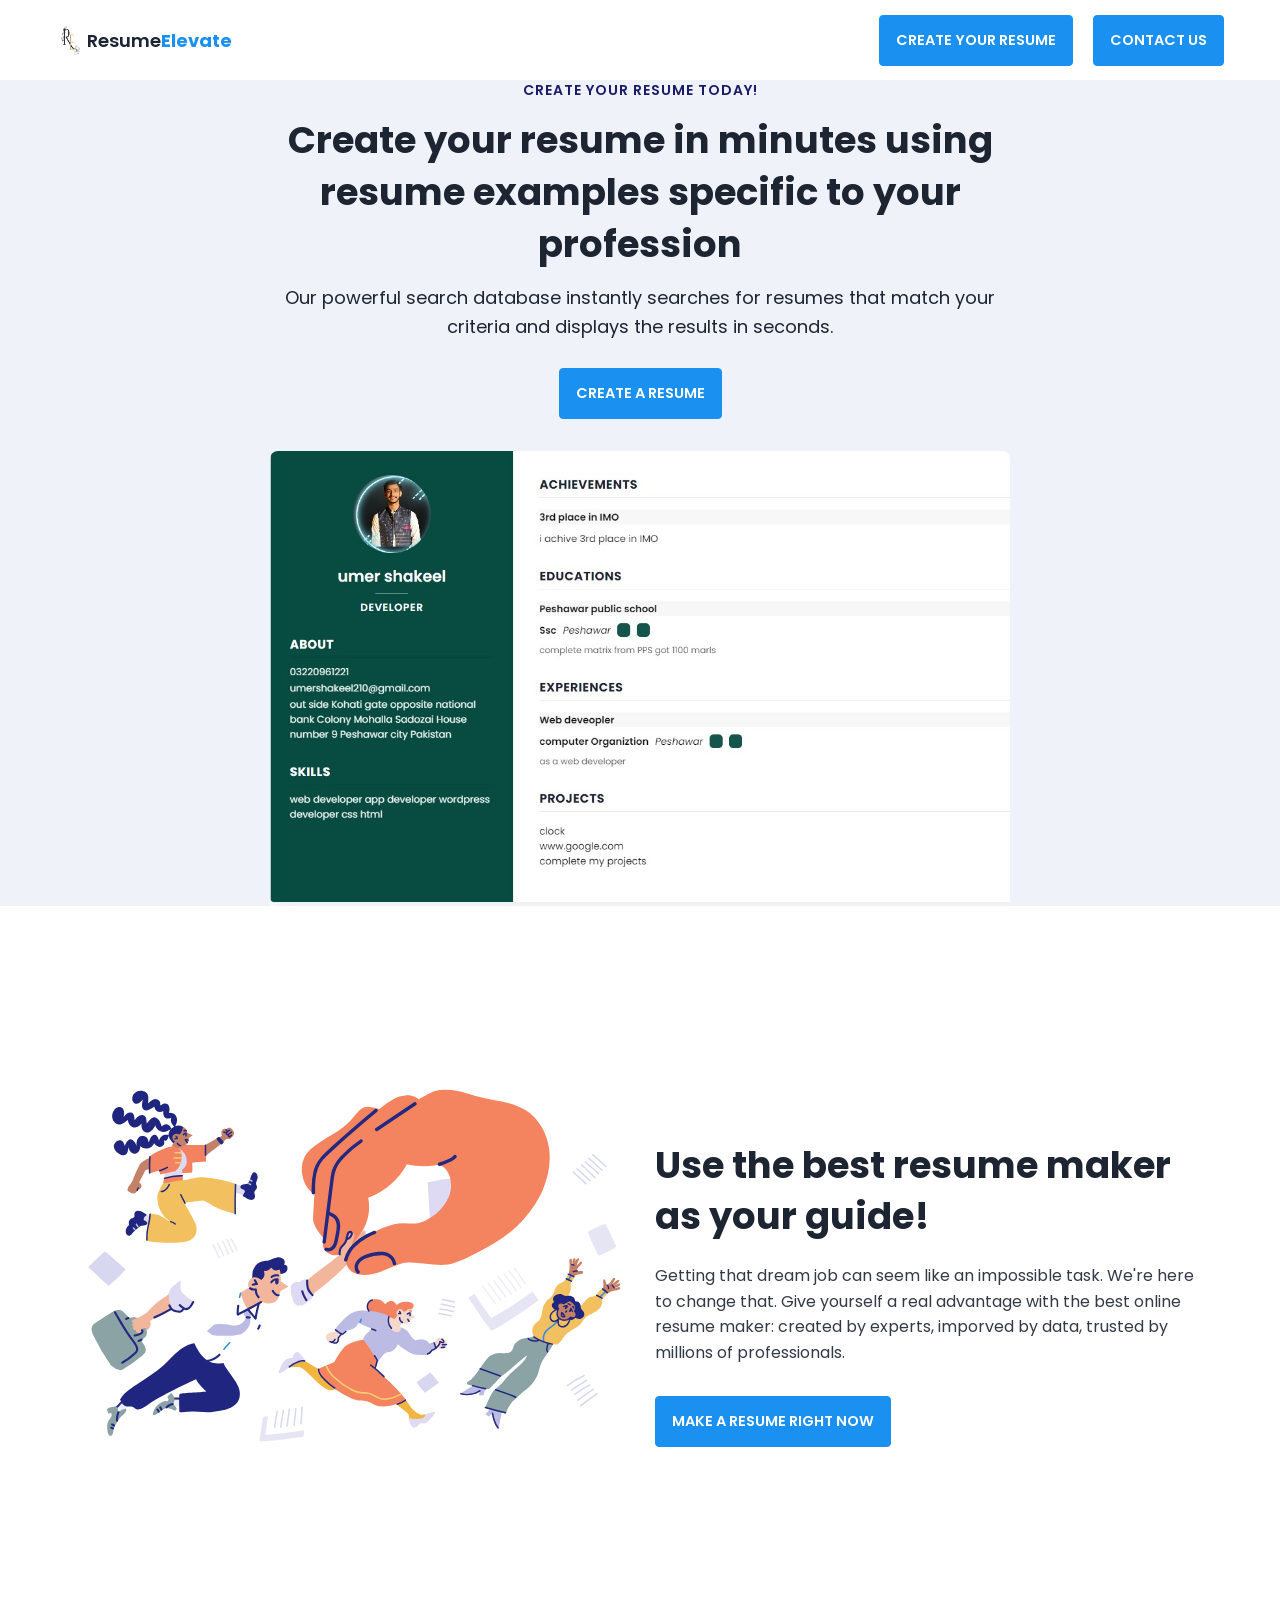
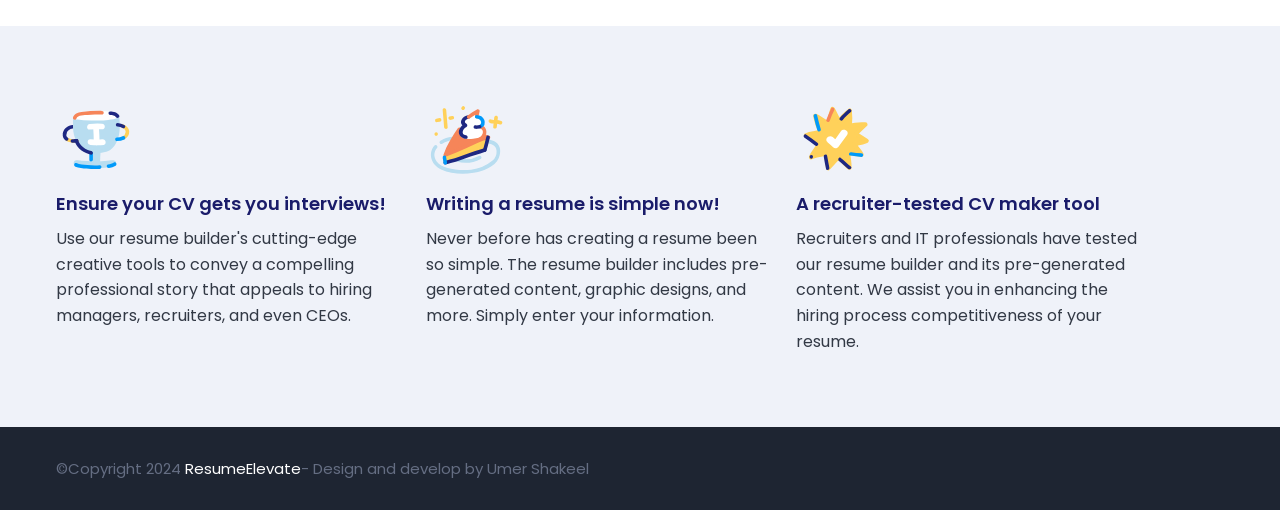
<file: index.html>
<!DOCTYPE html>
<html lang="en">
<head>
    <meta charset="UTF-8">
    <meta name="viewport" content="width=device-width, initial-scale=1.0">
    <title>ResumeElevate </title>
    <link rel="icon" href="Css and js/images/RE.png">
  <link rel="stylesheet" href="style.css">
</head>
<body>
    <nav class="navbar bg-white">
        <div class="container">
            <div class="brand-and-toggler">
                <a href="index.html" class="navbar-brand">
                    <img src="/Css and js/images/RE.png" alt="" class="navbar-brand-icon">
                    <span class="navbar-brand-text">Resume<span>Elevate</span></span>
                </a>
            </div>
            <ul class="navbar-links">
              <li> <a href = "resume.html" class = "btn btn-primary text-uppercase">Create Your Resume</a> </li>
               <li><a href = "contactus.html" class = "btn btn-primary text-uppercase">Contact Us</a></li>
            </ul>
        </div>
    </nav>

<header class = "header bg-bright" id = "header">
    <div class = "container">
        <div class = "header-content text-center">
            <h6 class = "text-uppercase text-blue-dark fs-14 fw-6 ls-1">Create your resume Today!</h6>
            <h1 class = "lg-title">Create your resume in minutes using resume examples specific to your profession</h1>
            <p class = "text-dark fs-18">Our powerful search database instantly searches for resumes that match your criteria and displays the results in seconds.</p>
            <a href = "resume.html" class = "btn btn-primary text-uppercase">create a resume</a>
            <img src = "/Css and js/images/Screenshot 2024-05-28 104455.jpg">
        </div>
    </div>
</header>

<div class="section-one">
    <div class="container">
        <div class = "section-one-content">
            <div class="section-one-l">
                <img src = "Css and js/images/visual-0c7080adf17f1f207276f613447c924f667dab34b7ac415cd7ef653172defd0b.svg">
            </div>
            <div class = "section-one-r text-center">
                <h2 class = "lg-title">Use the best resume maker as your guide!</h2>
                <p class = "text">Getting that dream job can seem like an impossible task. We're here to change that. Give yourself a real advantage with the best online resume maker: created by experts, imporved by data, trusted by millions of professionals.</p>
                <div class = "btn-group">
                    <a href = "resume.html" class = "btn btn-primary text-uppercase">Make a resume right now</a>
                </div>
            </div>
        </div>
    </div>
</div>

<div class = "section-two bg-bright">
    <div class="container">
        <div class="section-two-content">
            <div class = "section-items">
                <div class = "section-item">
                    <div class = "section-item-icon">
                        <img src = "Css and js/images/feature-1-edf4481d69166ac81917d1e40e6597c8d61aa970ad44367ce78049bf830fbda5.svg" alt = "">
                    </div>
                    <h5 class = "section-item-title">Ensure your CV gets you interviews!</h5>
                    <p class = "text">Use our resume builder's cutting-edge creative tools to convey a compelling professional story that appeals to hiring managers, recruiters, and even CEOs.</p>
                </div>

                <div class = "section-item">
                    <div class = "section-item-icon">
                        <img src = "Css and js/images/feature-2-a7a471bd973c02a55d1b3f8aff578cd3c9a4c5ac4fc74423d94ecc04aef3492b.svg" alt = "">
                    </div>
                    <h5 class = "section-item-title">Writing a resume is simple now!</h5>
                    <p class = "text">Never before has creating a resume been so simple. The resume builder includes pre-generated content, graphic designs, and more. Simply enter your information.</p>
                </div>

                <div class = "section-item">
                    <div class = "section-item-icon">
                        <img src = "Css and js/images/feature-3-4e87a82f83e260488c36f8105e26f439fdc3ee5009372bb5e12d9421f32eabdd (1).svg" alt = "">
                    </div>
                    <h5 class = "section-item-title">A recruiter-tested CV maker tool</h5>
                    <p class = "text">Recruiters and IT professionals have tested our resume builder and its pre-generated content. We assist you in enhancing the hiring process competitiveness of your resume.</p>
                </div>
            </div>
        </div>
    </div>
</div>

<footer class = "footer bg-dark">
    <div class="container">
        <div class = "footer-content text-center">
            <p class="fs-15">&copy;Copyright 2024  <span>ResumeElevate</span>- Design and develop by Umer Shakeel  </p>
        </div>
    </div>
</footer>



</body>
</html>
</file>
<file: style.css>
@import url('https://fonts.googleapis.com/css2?family=Manrope:wght@200;300;400;500;600;700;800&family=Poppins:ital,wght@0,100;0,200;0,300;0,400;0,500;0,600;0,700;0,800;0,900;1,100;1,200;1,300;1,400;1,500;1,600;1,700;1,800;1,900&display=swap');
:root{
    --clr-blue:  #1A91F0;
    --clr-blue-mid: #1170CD;
    --clr-blue-dark: #1A1C6A;
    --clr-white: #fff;
    --clr-bright: #EFF2F9;
    --clr-dark: #1e2532;
    --clr-black: #000;
    --clr-grey: #656e83;
    --clr-green: #084C41;
    --font-poppins: 'Poppins', sans-serif;
    --font-manrope: 'Manrope', sans-serif;;
    --transition: all 300ms ease-in-out;
}
body {
    font-family: Arial, sans-serif;
    margin: 0;
    padding: 0;
}

.navbar {
    background-color: white;
    padding: 14px 16px;
    box-shadow: 0 4px 6px rgba(0,0,0,0.1);
}

.container {
    display: flex;
    align-items: center;
    justify-content: space-between;
}

.navbar-brand {
    display: flex;
    align-items: center;
    text-decoration: none;
    color: black;
    font-size: 18px;
}

.navbar-brand-icon {
    width: 40px;
    height: 40px;
    margin-right: 10px;
}

.navbar-brand-text span {
    font-weight: bold;
}

.navbar-links {
    list-style-type: none;
    margin: 0;
    padding: 0;
    display: flex;
}

.navbar-links li {
    margin-left: 20px; /* Space between navbar items */
}

.navbar-links li a {
    display: block;
    color: white;
    text-align: center;
    padding: 14px 16px;
    text-decoration: none;
}

.navbar-links li a:hover {
    background-color: #575757;
    color: white;
}

@media screen and (max-width: 600px) {
    .container {
        flex-direction: column;
        align-items: flex-start;
    }
    .navbar-links {
        flex-direction: column;
        width: 100%;
        margin-left: 0; /* Reset margin for small screens */
    }
    .navbar-links li {
        margin: 0;
        width: 100%;
    }
    .navbar-links li a {
        text-align: left;
        width: 100%;
    }
}


*{
    padding: 0;
    margin: 0;
    box-sizing: border-box;
}

html{
    font-size: 10px;
}

body{
    font-size: 1.6rem;
    font-family: var(--font-poppins);
}

button{
    border: none;
    background-color: transparent;
    outline: 0;
    cursor: pointer;
    font-family: inherit;
}

img{
    width: 100%;
    display: block;
}

a{
    text-decoration: none;
}

/* fonts */
.font-poppins{font-family: var(--font-poppins);}
.font-manrope{font-family: var(--font-manrope);}

/* text colors */
.text-blue{color: var(--clr-blue);}
.text-blue-mid{color: var(--clr-blue-mid);}
.text-blue-dark{color: var(--clr-blue-dark);}
.text-bright{color: var(--clr-bright);}
.text-dark{color: var(--clr-dark);}
.text-grey{color: var(--clr-grey);}
.text-white{color: var(--clr-white);}

/* backgrounds */
.bg-blue{background-color: var(--clr-blue);}
.bg-blue-mid{background-color: var(--clr-blue-mid);}
.bg-blue-dark{background-color: var(--clr-blue-dark);}
.bg-bright{background-color: var(--clr-bright);}
.bg-dark{background-color: var(--clr-dark);}
.bg-grey{background-color: var(--clr-grey);}
.bg-white{background-color: var(--clr-white);}
.bg-black{background-color: var(--clr-black);}
.bg-green{background-color: var(--clr-green)}

.text-center{ text-align: center;}
.text-left{text-align: left;}
.text-right{text-align: right;}
.text-uppercase{text-transform: uppercase;}
.text-lowercase{text-transform: lowercase;}
.text-capitalize{text-transform: capitalize;}
.text{
    color: var(--clr-dark);
    opacity: 0.9;
    margin: 2rem 0;
    line-height: 1.6;
}
/* Template Cards Styling */
.template-card {
    border: 1px solid #ccc;
    border-radius: 8px;
    padding: 20px;
    margin: 10px;
    box-shadow: 0 4px 6px rgba(0, 0, 0, 0.1);
  }
  
  .template-card img {
    width: 100%;
    border-radius: 8px;
  }
  
  .use-template-btn {
    background-color: #007bff;
    color: white;
    border: none;
    padding: 8px 16px;
    border-radius: 4px;
    cursor: pointer;
    margin-top: 10px;
  }
  
.fw-2{font-weight: 200;}
.fw-3{font-weight: 300;}
.fw-4{font-weight: 400;}
.fw-5{font-weight: 500;}
.fw-6{font-weight: 600;}
.fw-7{font-weight: 700;}
.fw-8{font-weight: 800;}

.fs-13{font-size: 13px;}
.fs-14{font-size: 14px;}
.fs-15{font-size: 15px;}
.fs-16{font-size: 16px;}
.fs-17{font-size: 17px;}
.fs-18{font-size: 18px;}
.fs-19{font-size: 19px;}
.fs-20{font-size: 20px;}
.fs-21{font-size: 21px;}
.fs-22{font-size: 22px;}
.fs-23{font-size: 23px;}
.fs-24{font-size: 24px;}
.fs-25{font-size: 25px;}

.ls-1{letter-spacing: 1px;}
.ls-2{letter-spacing: 2px;}

.container{
    max-width: 1200px;
    margin: 0 auto;
    padding: 0 1.6rem;
}

/* bars button */
.bars{
    display: flex;
    flex-direction: column;
    justify-content: space-between;
    height: 16.5px;
    width: 25px;
}
.bars .bar{
    width: 100%;
    height: 2px;
    background-color: var(--clr-blue);
    transition: var(--transition);
}

.bars:hover .bar{
    background-color: var(--clr-dark);
}

/* buttons */
.btn{
    font-size: 14.5px;
    font-weight: 600;
    padding: 1.4rem 1.6rem;
    border-radius: 4px;
    display: inline-block;
}

.btn-primary{
    background-color: var(--clr-blue);
    color: var(--clr-white);
    border: 1px solid var(--clr-blue);
    transition: var(--transition);
}

.btn-primary:hover{
    background-color: transparent;
    color: var(--clr-dark);
    border-color: var(--clr-grey);
}

.btn-secondary{
    background-color: transparent;
    color: var(--clr-dark);
    border: 1px solid var(--clr-grey);
    transition: var(--transition);
}

.btn-secondary:hover{
    background-color: var(--clr-blue);
    color: var(--clr-white);
    border-color: var(--clr-blue);
}

.btn-group button:first-child, .btn-group a:first-child{
    margin-right: 1rem!important;
}

/* navbar part */
.navbar{
    height: 80px;
    display: flex;
    align-items: center;
    box-shadow: rgba(0, 0, 0, 0.08) 0px 3px 8px;
}

.navbar .container{
    width: 100%;
}

.navbar-brand{
    display: flex;
    align-items: center;
    justify-content: flex-start;
    font-size: 1.8rem;
}
.navbar-brand-text{
    color: var(--clr-dark);
    font-weight: 600;
}
.navbar-brand-text span{
    color: var(--clr-blue);
}
.navbar-brand-icon{
    width: 25px;
    margin-right: 6px;
    opacity: 0.8;
}
.brand-and-toggler{
    display: flex;
    align-items: center;
    justify-content: space-between;
}
.header{
    min-height: calc(100vh - 80px);
    display: flex;
    flex-direction: column;
    align-items: center;
    justify-content: center;
}
.header-content{
    max-width: 740px;
    margin-right: auto;
    margin-left: auto;
}
.header-content img{
    max-width: 760px;
    border-top-right-radius: 8px;
    border-top-left-radius: 8px;
    margin-top: 3.2rem;
}
.lg-title{
    margin: 1.4rem 0;
    font-size: 37px;
    line-height: 1.4;
    color: var(--clr-dark);
}
.header-content p{
    margin-bottom: 2.6rem;
    line-height: 1.6;
}


/* section one */
.section-one{
    padding: 64px 0;
    min-height: 80vh;
    display: flex;
    align-items: center;
}
.section-one-l img{
    max-width: 545px;
    margin-right: auto;
    margin-left: auto;
}
.section-one-r{
    margin-top: 4rem;
}

.section-one .btn-group{
    margin-top: 2rem;
}
.section-one-r{
    max-width: 545px;
    margin-right: auto;
    margin-left: auto;
}
.section-one-r .btn-group{
    margin-top: 3rem;
}

/* section two */
.section-two{
    padding: 64px 0;
}
.section-two .section-items{
    display: grid;
    gap: 2rem;
}

.section-two .section-item{
    max-width: 350px;
    text-align: center;
    margin-right: auto;
    margin-left: auto;
}
.section-two .section-item-icon{
    margin: 1rem 0;
}
.section-two .section-item-icon img{
    width: 80px;
    margin-right: auto;
    margin-left: auto;
}
.section-two .section-item-title{
    color: var(--clr-blue-dark);
    font-size: 1.8rem;
    font-weight: 600;
}
.section-two .text{
    margin: 0.9rem 0;
}

/* footer */
.footer{
    padding: 3rem 0;
}
.footer-content p{
    color: var(--clr-grey);
}
.footer-content p span{
    color: var(--clr-white);
}

/* media queries */
@media screen and (min-width: 768px){
    .section-two .section-items{
        grid-template-columns: repeat(2, 1fr);
    }
}

@media screen and (min-width: 992px){
    .section-one-content{
        display: grid;
        grid-template-columns: repeat(2, 1fr);
        column-gap: 3rem;
    }
    .section-one-r{
        text-align: left;
    }
    .section-two .section-items{
        grid-template-columns: repeat(3, 1fr);
    }
    .section-two .section-item{
        text-align: left;
    }
    .section-two .section-item-icon img{
        margin-left: 0;
    }
}



/* resume page */
#about-sc{
    padding: 64px 0;
}

.cv-form-row-title{
    background-color: var(--clr-green);
    padding: 0.8rem 1.6rem;
    margin-bottom: 2rem;
}

.cv-form-row-title h3{
    color: var(--clr-white);
    font-weight: 500;
    text-transform: uppercase;
    letter-spacing: 1.5px;
    font-size: 1.7rem;
}
.cv-form-blk{
    margin: 3rem 0;
}
.cv-form-row{
    padding: 3rem 2rem 0 2rem;
    border: 1px solid rgba(0, 0, 0, 0.08);
    margin-bottom: 1rem;
    position: relative;
}
textarea{
    resize: none;
}
.form-elem{
    margin-bottom: 3rem;
    position: relative;
}
.form-label{
    display: block;
    font-weight: 600;
    font-size: 14px;
    color: var(--clr-dark);
    margin-bottom: 0.5rem;
}
.form-control{
    border-radius: none;
    border: 1px solid rgba(0, 0, 0, 0.1);
    font-size: 14px;
    padding: 0.8rem 1.6rem;
    font-family: inherit;
    width: 100%;
    outline: 0;
    transition: var(--transition);
}

.form-control:focus{
    border-color: rgba(0, 0, 0, 0.3);
}
.form-text{
    color: #ca0b00;
    font-size: 12px;
    position: absolute;
    letter-spacing: 0.5px;
    top: calc(100% + 2px);
    left: 0;
    width: 100%;
}
.cols-3, .cols-2{
    display: grid;
}
.repeater-add-btn{
    width: 25px;
    height: 25px;
    background-color: var(--clr-blue);
    font-size: 1.6rem;
    color: var(--clr-white);
    margin: 1rem 0;
}
.repeater-remove-btn{
    position: absolute;
    top: 10px;
    right: 10px;
    z-index: 999;
    width: 25px;
    height: 25px;
    border-radius: 50%;
    background-color:var(--clr-blue);
    color: var(--clr-white);
    font-size: 1.6rem;
}

/* preview section */
.preview-cnt{
    border-radius: 5px;
    display: grid;
    grid-template-columns: 32% auto;
    box-shadow: rgba(149, 157, 165, 0.2) 0px 8px 24px;
    overflow: hidden;
}

.preview-cnt-l{
    padding: 3rem 3rem 2rem 3rem;
}
.preview-cnt-r{
    padding: 3rem 3rem 3rem 4rem;
}
.preview-cnt-l .preview-blk:nth-child(1){
    text-align: center;
}
.preview-image{
    width: 120px;
    height: 120px;
    border-radius: 50%;
    overflow: hidden;
    margin-right: auto;
    margin-left: auto;
}
.preview-image img{
    width: 100%;
    height: 100%;
    object-fit: cover;
}
.preview-item-name{
    font-size: 2.4rem;
    font-weight: 600;
    margin: 1.8rem 0;
    position: relative;
}
.preview-item-name::after{
    position: absolute;
    content: "";
    bottom: -10px;
    width: 50px;
    height: 1.5px;
    background-color: rgba(255, 255, 255, 0.5);
    left: 50%;
    transform: translateX(-50%);
}
.preview-blk{
    padding: 1rem 0;
    margin-bottom: 1rem;
}
.preview-blk-title h3{
    text-transform: uppercase;
    letter-spacing: 0.5px;
    border-bottom: 0.5px solid rgba(0, 0, 0, 0.08);
    padding-bottom: 0.5rem;
}
.preview-blk-title{
    margin-bottom: 1rem;
}
.preview-blk-list .preview-item{
    font-size: 1.5rem;
    margin-bottom: 0.2rem;
    opacity: 0.95;
}
.preview-cnt-r .preview-blk-title{
    color: var(--clr-dark);
}
.preview-cnt-r .preview-blk-list .preview-item{
    margin-top: 1.8rem;
}

.achievements-items.preview-blk-list .preview-item span:first-child,
.educations-items.preview-blk-list .preview-item span:first-child,
.experiences-items.preview-blk-list .preview-item span:first-child{
    display: block;
    font-weight: 600;
    margin-bottom: 1rem;
    background-color: rgba(0, 0, 0, 0.03);
}

.educations-items.preview-blk-list .preview-item span:nth-child(2),
.experiences-items.preview-blk-list .preview-item span:nth-child(2){
    font-weight: 600;
    margin-right: 1rem;
}

.educations-items.preview-blk-list .preview-item span:nth-child(3),
.experiences-items.preview-blk-list .preview-item span:nth-child(3){
    font-style: italic;
    margin-right: 1rem;
}

.educations-items.preview-blk-list .preview-item span:nth-child(4),
.educations-items.preview-blk-list .preview-item span:nth-child(5),
.experiences-items.preview-blk-list .preview-item span:nth-child(4),
.experiences-items.preview-blk-list .preview-item span:nth-child(5){
    margin-right: 1rem;
    background-color: var(--clr-green);
    color: var(--clr-white);
    padding: 0 1rem;
    border-radius: 0.6rem;
}

.educations-items.preview-blk-list .preview-item span:nth-child(6),
.experiences-items.preview-blk-list .preview-item span:nth-child(6){
    font-size: 13.5px;
    display: block;
    opacity: 0.8;
    margin-top: 1rem;
}
.projects-items.preview-blk-list .preview-item span{
    display: block;
}

@media screen and (min-width: 768px){
    .cols-3{
        grid-template-columns: repeat(3, 1fr);
        column-gap: 2rem;
    }
    .cols-2{
        grid-template-columns: repeat(2, 1fr);
        column-gap: 2rem;
    }
}

@media screen and (min-width: 992px){
    .cv-form-row{
        padding: 3rem 3rem 0rem 3rem;
    }
    .cols-3{
        grid-template-columns: repeat(3, 1fr);
    }
}

.print-btn-sc{
    margin: 2rem 0 6rem 0;
}

/* print section */
@media print{
    body *{
        visibility: hidden;
    }

    .non_print_area{
        display: none;
    }

    .print_area, .print_area *{
        visibility: visible;
    }

    .print_area{
        width: 100%;
        position: absolute;
        left: 0;
        top: 0;
        overflow: hidden;
    }
}
</file>
